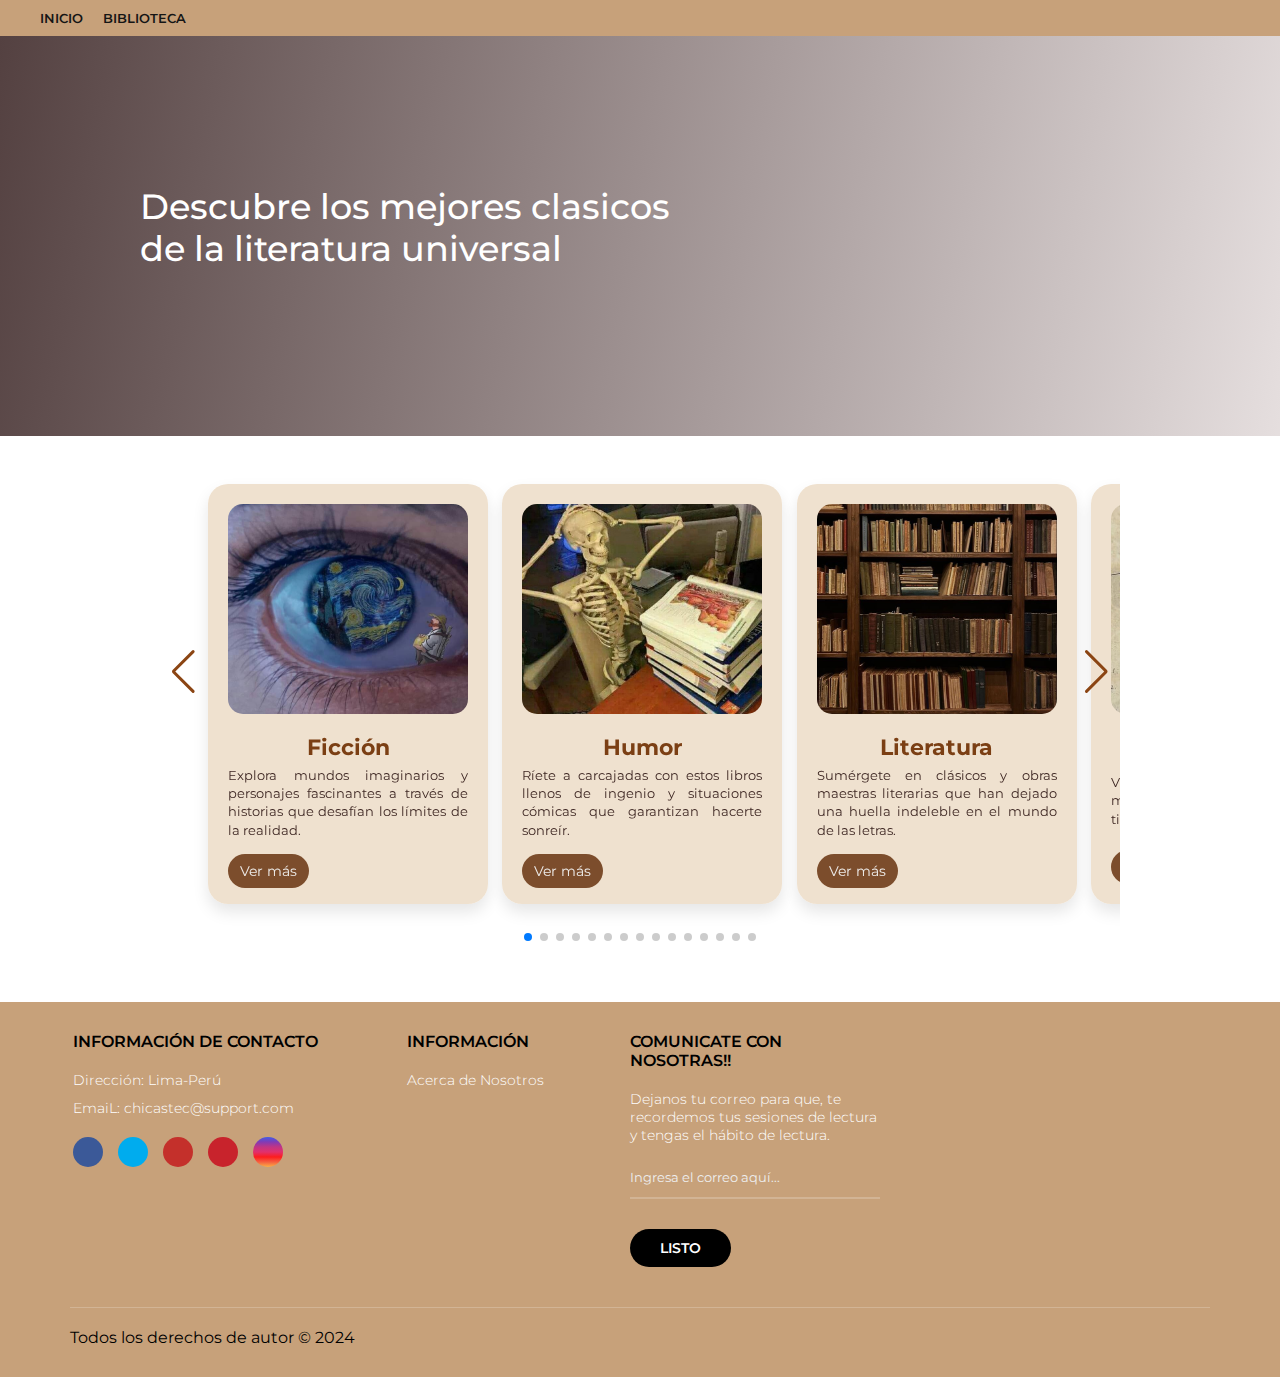
<file: index.html>
<!DOCTYPE html>
<html lang="en">
	<head>
		<meta charset="UTF-8" />
		<meta http-equiv="X-UA-Compatible" content="IE=edge" />
		<meta
			name="viewport"
			content="width=device-width, initial-scale=1.0"
		/>
		<title>Clasicos Eternos</title>
        <link rel="preconnect" href="https://fonts.googleapis.com">
        <link rel="preconnect" href="https://fonts.gstatic.com" crossorigin>
        <link href="https://fonts.googleapis.com/css2?family=Montserrat:wght@600&display=swap" rel="stylesheet">
		<link rel="stylesheet" href="assets/css/styles.css" />
		<link rel="stylesheet" href="https://cdn.jsdelivr.net/npm/swiper@11/swiper-bundle.min.css" />
		
	</head>
	<body >
		<div class="container-navbar">
			
			<nav class="navbar container">
				<input type="checkbox" id="check" class="checkmenu">
			    <label for="check" class="menu-icon"><svg class="kfc" xmlns="http://www.w3.org/2000/svg" viewBox="0 0 448 512"><!--!Font Awesome Free 6.6.0 by @fontawesome - https://fontawesome.com License - https://fontawesome.com/license/free Copyright 2024 Fonticons, Inc.--><path d="M0 96C0 78.3 14.3 64 32 64l384 0c17.7 0 32 14.3 32 32s-14.3 32-32 32L32 128C14.3 128 0 113.7 0 96zM0 256c0-17.7 14.3-32 32-32l384 0c17.7 0 32 14.3 32 32s-14.3 32-32 32L32 288c-17.7 0-32-14.3-32-32zM448 416c0 17.7-14.3 32-32 32L32 448c-17.7 0-32-14.3-32-32s14.3-32 32-32l384 0c17.7 0 32 14.3 32 32z"/></svg></label>


				<ul class="menu">
					<li class="lin"><a class="active" href="index.html">Inicio</a></li>
					<li class="lin"><a href="page1.html">Biblioteca</a></li>
				</ul>

			</nav>
		</div>
		<section id="seccion"></section>
		<div id="book-container"></div>
        
		<section class="banner">
			<div class="content-banner">
				<h2>Descubre los mejores clasicos<br/>de la literatura universal </h2>
			</div>
		</section>
    

		<!-- Swiper -->
        <div class="swiper mySwiper">
			<div class="swiper-wrapper">
  
			  <!-- Slide 1 -->
			  <div class="swiper-slide">
				<div class="card">
				  <img src="assets/img/fiction.jpeg" alt="Ficción">
				  <div class="card-description">
					<div class="card-title">
					  <h4>Ficción</h4>
					</div>
					<div class="card-text">
					  <p>Explora mundos imaginarios y personajes fascinantes a través de historias que desafían los límites de la realidad.</p>
					</div>
					<div class="card-link">
					  <a href="#">Ver más</a>
					</div>
				  </div>
				</div>
			  </div>
		
			  <!-- Slide 2 -->
			  <div class="swiper-slide">
				<div class="card">
				  <img src="assets/img/humor.jpeg" alt="Humor">
				  <div class="card-description">
					<div class="card-title">
					  <h4>Humor</h4>
					</div>
					<div class="card-text">
					  <p>Ríete a carcajadas con estos libros llenos de ingenio y situaciones cómicas que garantizan hacerte sonreír.</p>
					</div>
					<div class="card-link">
					  <a href="#">Ver más</a>
					</div>
				  </div>
				</div>
			  </div>
		
			  <!-- Slide 3 -->
			  <div class="swiper-slide">
				<div class="card">
				  <img src="assets/img/literatura.jpeg" alt="Literatura">
				  <div class="card-description">
					<div class="card-title">
					  <h4>Literatura</h4>
					</div>
					<div class="card-text">
					  <p>Sumérgete en clásicos y obras maestras literarias que han dejado una huella indeleble en el mundo de las letras.</p>
					</div>
					<div class="card-link">
					  <a href="#">Ver más</a>
					</div>
				  </div>
				</div>
			  </div>
  
			  <!-- Slide 4 -->
			  <div class="swiper-slide">
				  <div class="card">
					<img src="assets/img/ciencia fiction.jpeg" alt="Ciencia ficción ">
					<div class="card-description">
					  <div class="card-title">
						<h4>Ciencia ficción </h4>
					  </div>
					  <div class="card-text">
						<p>Viaja a futuros lejanos o reinos mágicos donde la imaginación no tiene límites.</p>
					  </div>
					  <div class="card-link">
						<a href="#">Ver más</a>
					  </div>
					</div>
				  </div>
				</div>
		
				<!-- Slide 5 -->
			  <div class="swiper-slide">
				  <div class="card">
					<img src="assets/img/poesia.jpeg" alt="Poesía">
					<div class="card-description">
					  <div class="card-title">
						<h4>Poesía </h4>
					  </div>
					  <div class="card-text">
						<p>Disfruta de la belleza del lenguaje en su forma más pura, con versos que despiertan emociones y reflexiones profundas..</p>
					  </div>
					  <div class="card-link">
						<a href="#">Ver más</a>
					  </div>
					</div>
				  </div>
				</div>
  
				<!-- Slide 6 -->
			  <div class="swiper-slide">
				  <div class="card">
					<img src="assets/img/culture.jpeg" alt="Cultura">
					<div class="card-description">
					  <div class="card-title">
						<h4>Cultura </h4>
					  </div>
					  <div class="card-text">
						<p>Descubre libros que exploran las dinámicas sociales, culturales y las civilizaciones que han moldeado nuestro mundo.</p>
					  </div>
					  <div class="card-link">
						<a href="#">Ver más</a>
					  </div>
					</div>
				  </div>
				</div>
  
				<!-- Slide 7 -->
			  <div class="swiper-slide">
				  <div class="card">
					<img src="assets/img/historia.jpeg" alt="historia">
					<div class="card-description">
					  <div class="card-title">
						<h4>Historia</h4>
					  </div>
					  <div class="card-text">
						<p>Conoce la historia de nuestros antepasados, desde sus monarquías hasta los momentos que han marcado su evolución.</p>
					  </div>
					  <div class="card-link">
						<a href="#">Ver más</a>
					  </div>
					</div>
				  </div>
				</div>
  
				<!-- Slide 8 -->
			  <div class="swiper-slide">
				  <div class="card">
					<img src="assets/img/greografía.jpeg" alt="Geografía">
					<div class="card-description">
					  <div class="card-title">
						<h4>Geografía</h4>
					  </div>
					  <div class="card-text">
						<p>Aventúrate por lugares exóticos y paisajes desconocidos a través de relatos de viaje y descubrimientos geográficos.</p>
					  </div>
					  <div class="card-link">
						<a href="#">Ver más</a>
					  </div>
					</div>
				  </div>
				</div>
  
  
				<!-- Slide 9 -->
			  <div class="swiper-slide">
				  <div class="card">
					<img src="assets/img/Estudio de género.jpeg" alt="Estudio de género">
					<div class="card-description">
					  <div class="card-title">
						<h4>Estudio de género</h4>
					  </div>
					  <div class="card-text">
						<p>Reflexiona sobre la identidad, el género y la sexualidad a través de obras que abordan temas cruciales y contemporáneos.</p>
					  </div>
					  <div class="card-link">
						<a href="#">Ver más</a>
					  </div>
					</div>
				  </div>
				</div>
  
				<!-- Slide 10 -->
			  <div class="swiper-slide">
				  <div class="card">
					<img src="assets/img/education.jpeg" alt="Educación">
					<div class="card-description">
					  <div class="card-title">
						<h4>Educación</h4>
					  </div>
					  <div class="card-text">
						<p>Explora libros dedicados a la pedagogía, el aprendizaje y el impacto de la educación en la sociedad.</p>
					  </div>
					  <div class="card-link">
						<a href="#">Ver más</a>
					  </div>
					</div>
				  </div>
				</div>
  
  <!-- Slide 11 -->
  <div class="swiper-slide">
	  <div class="card">
		<img src="assets/img/Biografias.jpeg" alt="Biografías">
		<div class="card-description">
		  <div class="card-title">
			<h4>Biografías</h4>
		  </div>
		  <div class="card-text">
			<p> Conoce la vida de personajes extraordinarios que han dejado su huella en la historia y en la cultura.</p>
		  </div>
		  <div class="card-link">
			<a href="#">Ver más</a>
		  </div>
		</div>
	  </div>
	</div>
  
	<!-- Slide 12 -->
  <div class="swiper-slide">
	  <div class="card">
		<img src="assets/img/musica.jpeg" alt="Música">
		<div class="card-description">
		  <div class="card-title">
			<h4>Música</h4>
		  </div>
		  <div class="card-text">
			<p>Sumérgete en el mundo de la música a través de historias sobre compositores, intérpretes y el impacto cultural de la música.</p>
		  </div>
		  <div class="card-link">
			<a href="#">Ver más</a>
		  </div>
		</div>
	  </div>
	</div>
  
	<!-- Slide 13 -->
  <div class="swiper-slide">
	  <div class="card">
		<img src="assets/img/Lenguaje y comunicación.jpeg" alt="Lenguaje">
		<div class="card-description">
		  <div class="card-title">
			<h4>Lenguaje</h4>
		  </div>
		  <div class="card-text">
			<p>Descubre la ciencia detrás de las palabras y cómo el lenguaje nos conecta, nos transforma y da forma a nuestras sociedades.</p>
		  </div>
		  <div class="card-link">
			<a href="#">Ver más</a>
		  </div>
		</div>
	  </div>
	</div>
  
	 <!-- Slide 14 -->
  <div class="swiper-slide">
	  <div class="card">
		<img src="assets/img/Lectura para niños y jóvenes.jpeg" alt="Para Niños y adolescentes">
		<div class="card-description">
		  <div class="card-title">
			<h4>Niños y adolescentes</h4>
		  </div>
		  <div class="card-text">
			<p>Aventuras y enseñanzas especialmente creadas para los más jóvenes, donde el aprendizaje y la diversión van de la mano.</p>
		  </div>
		  <div class="card-link">
			<a href="#">Ver más</a>
		  </div>
		</div>
	  </div>
	</div>
  
	<!-- Slide 15 -->
  <div class="swiper-slide">
	  <div class="card">
		<img src="assets/img/Terror.jpeg" alt="Terror">
		<div class="card-description">
		  <div class="card-title">
			<h4>Terror</h4>
		  </div>
		  <div class="card-text">
			<p>Sumérgete en lo desconocido y siente el escalofrío de estas historias que te dejarán sin aliento y al borde de tu asiento.</p>
		  </div>
		  <div class="card-link">
			<a href="#">Ver más</a>
		  </div>
		</div>
	  </div>
	</div>
  
  
	  </div>
	  <div class="swiper-button-next"></div>
	  <div class="swiper-button-prev"></div>
	  <div class="swiper-pagination"></div>
	</div>
  
	<!-- Swiper JS -->
	<script src="https://cdn.jsdelivr.net/npm/swiper@11/swiper-bundle.min.js"></script>
	<script src="assets/js/app.js" ></script>



		<!-- holaaaaaaaaaaaaaaaaaaaaaaaaaa -->

		<footer class="footer">
			<div class="container container-footer">
				<div class="menu-footer">
					<div class="contact-info">
						<p class="title-footer">Información de Contacto</p>
						<ul>
							<li>
								Dirección: Lima-Perú
							</li>
							
							<li>EmaiL: chicastec@support.com</li>
						</ul>
						<div class="social-icons">
							<span class="facebook">
								<i class="fa-brands fa-facebook-f"></i>
							</span>
							<span class="twitter">
								<i class="fa-brands fa-twitter"></i>
							</span>
							<span class="youtube">
								<i class="fa-brands fa-youtube"></i>
							</span>
							<span class="pinterest">
								<i class="fa-brands fa-pinterest-p"></i>
							</span>
							<span class="instagram">
								<i class="fa-brands fa-instagram"></i>
							</span>
						</div>
					</div>

					<div class="information">
						<p class="title-footer">Información</p>
						<ul>
							<li><a href="#">Acerca de Nosotros</a></li>
						</ul>
					</div>

				
					<div class="newsletter">
						<p class="title-footer">Comunicate con nosotras!!</p>

						<div class="content">
							<p>
								Dejanos tu correo para que, te recordemos tus sesiones de lectura y
								tengas el hábito de lectura.
							</p>
							<input type="email" placeholder="Ingresa el correo aquí...">
							<button>Listo</button>
						</div>
					</div>
				</div>

				<div class="copyright">
					<p>
						Todos los derechos de autor &copy; 2024
					</p>

				</div>
			</div>
		</footer>
		<script
        src="https://code.jquery.com/jquery-3.7.1.js"
        integrity="sha256-eKhayi8LEQwp4NKxN+CfCh+3qOVUtJn3QNZ0TciWLP4="
        crossorigin="anonymous"></script>
		<script src="assets/js/index.js"></script>
		<script></script>
		
	</body>
</html>
</file>
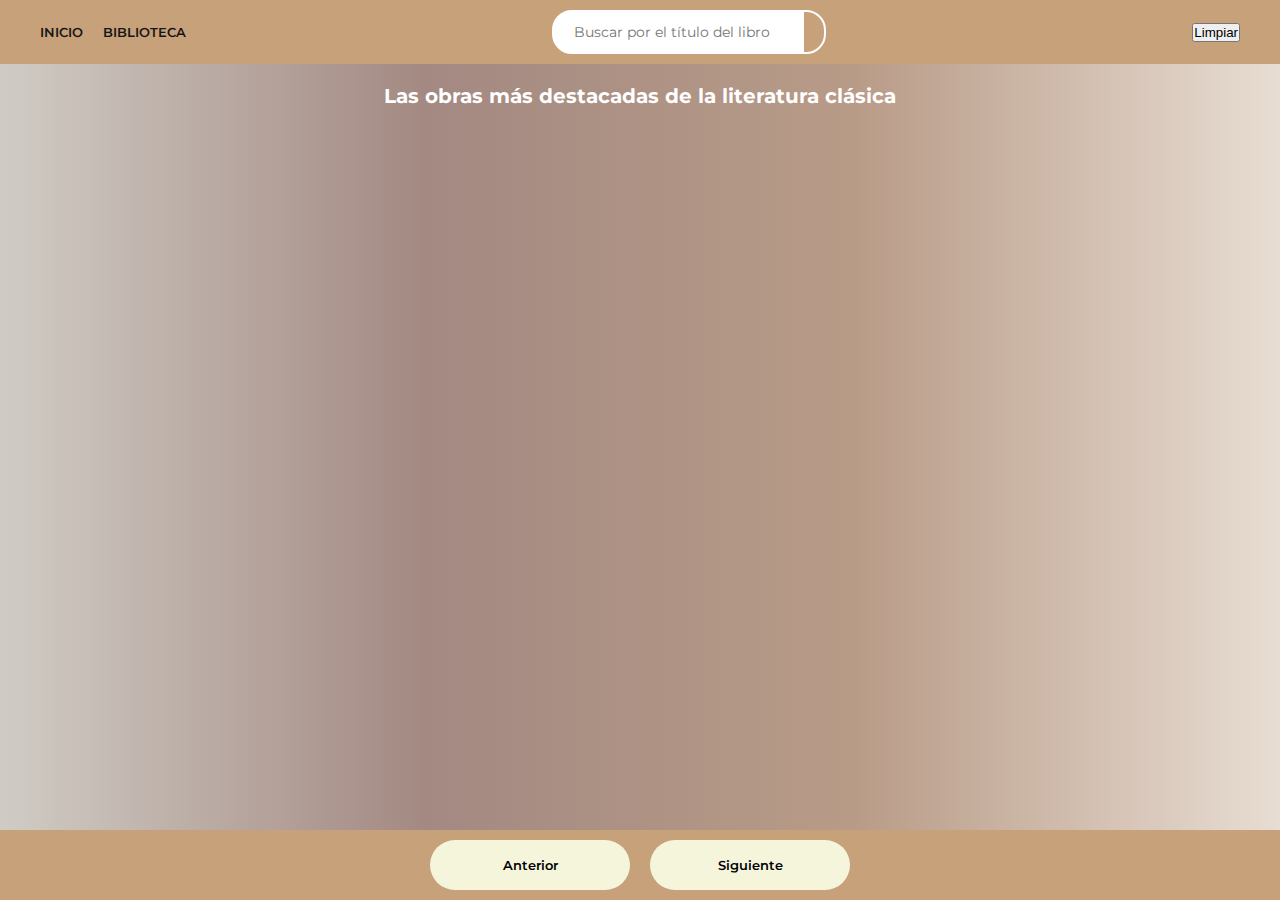
<file: page1.html>
<!DOCTYPE html>
<html lang="en">
<head>
	<meta charset="UTF-8">
	<meta http-equiv="X-UA-Compatible" content="IE=edge">
	<meta name="viewport" content="width=device-width, initial-scale=1.0">
	<link rel="preconnect" href="https://fonts.googleapis.com">
	<link rel="preconnect" href="https://fonts.gstatic.com" crossorigin>
	<link href="https://fonts.googleapis.com/css2?family=Montserrat:wght@600&display=swap" rel="stylesheet">
	<link rel="stylesheet" href="assets/css/page1.css">
	<link rel="stylesheet" href="https://cdnjs.cloudflare.com/ajax/libs/font-awesome/6.0.0-beta3/css/all.min.css">
	<title>Sitio de Libros Populares</title>
</head>
<body>
	<div class="container-navbar">
		<nav class="navbar container">
			<i class="fa-solid fa-bars"></i>
			<ul class="menu">
				<li><a href="index.html">Inicio</a></li>
				<li><a href="page1.html">Biblioteca</a></li>
			</ul>

			
				
				<div class="search-form">
					<input id="search-input" type="search" placeholder="Buscar por el título del libro" />
					<button id="buscar" class="btn-search" type="button">
						<svg  xmlns="http://www.w3.org/2000/svg" viewBox="0 0 512 512"><!--!Font Awesome Free 6.6.0 by @fontawesome - https://fontawesome.com License - https://fontawesome.com/license/free Copyright 2024 Fonticons, Inc.--><path d="M416 208c0 45.9-14.9 88.3-40 122.7L502.6 457.4c12.5 12.5 12.5 32.8 0 45.3s-32.8 12.5-45.3 0L330.7 376c-34.4 25.2-76.8 40-122.7 40C93.1 416 0 322.9 0 208S93.1 0 208 0S416 93.1 416 208zM208 352a144 144 0 1 0 0-288 144 144 0 1 0 0 288z"/></svg>
					</button>
				</div>
				<button id="btnLimpiar">Limpiar</button>
		</nav>
	</div>
	<h1>Las obras más destacadas de la literatura clásica</h1>
	<div class="contenedor" id="contenedor"></div>
	<div id="book-container"></div>
	<div class="paginacion">
		<button id="btnAnterior">Anterior</button>
		<button id="btnSiguiente">Siguiente</button>
	</div>

	<script
        src="https://code.jquery.com/jquery-3.7.1.js"
        integrity="sha256-eKhayi8LEQwp4NKxN+CfCh+3qOVUtJn3QNZ0TciWLP4="
        crossorigin="anonymous"></script>
	<script src="assets/js/page1.js"></script>
	<script src="assets/js/index.js"></script>
</body>
</html>
</file>
<file: assets/css/styles.css>
:root {
	--primary-color: #c7a17a;
	--background-color: #f9f5f0;
	--dark-color: #151515;
    --color_primario: #8B4513; ;
    --color_primario_suave: #c7a07a3e;
    --altura_header: 80px;
    --padding_left_right: 2rem;
    --ancho_maximo: 1200px;
}

html {
	font-size: 62.5%;
	font-family: 'Montserrat', sans-serif;
}

* {
	margin: 0;
	padding: 0;
	box-sizing: border-box;
}


#btnLimpiar {
    border-radius: 10px;
    height: 35px;
    width: 60px;
	color: #777;
	border: 2px solid #fff;
}

#btnLimpiar:hover{
	background-color:brown;
	color: white;
}




.swiper-button-next:after, .swiper-button-prev:after {
    font-family: swiper-icons;
    font-size: var(--swiper-navigation-size);
    color: var(--color_primario);
    text-transform: none !important;
    letter-spacing: 0;
    font-variant: initial;
    line-height: 1;
}


.heading-1 {
    padding: 10px;
    text-align: center;
    font-weight: 500;
    font-size: 3rem;
}

.container-navbar {
	background-color: var(--primary-color);
}


.menu {
	display: flex;
	gap: 2rem;
}

.menu a {
	text-decoration: none;
	font-size: 1.3rem;
	color: var(--dark-color);
	font-weight: 600;
	text-transform: uppercase;
	position: relative;
}

.menu a::after {
	content: '';
	width: 1.5rem;
	height: 1px;
	background-color: #fff;
	position: absolute;
	bottom: -3px;
	left: 50%;
	transform: translate(-50%, 50%);
	opacity: 0;
	transition: all 0.3s ease;
}



.menu-icon, #check{
	display: none;
}

.kfc {
    height: 30px;
}



@media (max-width: 952px){
	.search-form{
		padding-left: 10px;
		
	}

	a{
		font-size: 10px;
	}
}

@media (max-width: 858px){
	.menu-icon{
		display: block;
	}
	.menu{
		position: fixed;
        width: 100%;
        height: 100vh;
        background: #2c3e50;
        top: 80px;
        left: -100%;
        text-align: center;
        transition: all .5s;
	}

	.lin{
		display: block;
		margin: 50px 0;
		line-height: 30px;
	}

	nav ul li{
        display: block;
        margin: 50px 0;
        line-height: 30px;
    }
	

	#check:checked ~ ul{
		left:0;
	}
}

@media (max-width: 600px) {
    a {
        font-size: 8px; /* Ajustar tamaño de fuente para pantallas más pequeñas */
    }
	.menu{
		position: fixed;
        width: 100%;
        height: 100vh;
        background: #2c3e50;
        top: 80px;
        left: -100%;
        text-align: center;
        transition: all .5s;
	}
	#check:checked ~ ul{
		left:0;
	}

    .menu-icon {
        padding: 10px; /* Espaciado adicional */
    }

    .lin {
        margin: 30px 0; /* Espaciado menor */
        line-height: 24px; /* Ajustar la línea */
    }

    nav ul li {
        margin: 30px 0; /* Espaciado menor */
    }
}

@media (max-width: 400px) {
    a {
        font-size: 7px; /* Tamaño de fuente más pequeño */
    }

	.menu{
		position: fixed;
        width: 100%;
        height: 100vh;
        background: #2c3e50;
        top: 80px;
        left: -100%;
        text-align: center;
        transition: all .5s;
	}
	#check:checked ~ ul{
		left:0;
	}
    .menu {
        top: 60px; /* Ajustar posición */
    }

    .lin {
        margin: 20px 0; /* Espaciado aún menor */
        line-height: 20px; /* Ajustar la línea */
    }

    nav ul li {
        margin: 20px 0; /* Espaciado aún menor */
    }
}

.list_icon {
    cursor: pointer;
}
.ul_links {
    width: 100%;
    background-color: var(--color_primario_suave);
    position: absolute;
    top: var(--altura_header);
    left: 0;
    height: 0;
    overflow: hidden;
    /* height: calc(100vh - var(--altura_header)); */
    display: flex;
    flex-direction: column;
    justify-content: center;
    align-items: center;
    gap: 3rem;

    transition: all .3s;
}

.link {
    font-size: 3em;
    color: var(--color_blanco);
    font-weight: bold;
}


/* Swiper container */
.swiper {
    width: 75%; /* Ajuste general del ancho */
    padding: 50px; /* Espacio alrededor */
    margin: 10; /* Centra el carrusel */
	margin-bottom: 50px;
    overflow: hidden; /* Asegura que no haya desbordamiento */
}

.swiper-slide {
    margin: 5%;
}

/* Card styling */
.card {
    width: 280px; /* Ancho fijo para todas las cards */
    height: 420px; /* Altura fija para todas las cards */
    background-color: #ecdbc6d8; /* Fondo gris muy claro para la tarjeta */
    border-radius: 20px;
    box-shadow: 0 8px 16px rgba(0, 0, 0, 0.1); /* Sombra más sutil */
    transition: transform 0.3s ease-in-out;
    display: flex;
    flex-direction: column;
    align-items: center;
    justify-content: space-between;
    padding: 20px; /* Espacio interno de la tarjeta */
}

.card img {
    width: 100%; /* Imagen ocupa el 100% del ancho de la card */
    height: 210px; /* Ajuste de altura para evitar que ocupe mucho espacio */
    object-fit: cover; /* Hace que la imagen se recorte para llenar el espacio */
    border-radius: 15px; /* Bordes suaves en la imagen */
    margin-bottom: 15px; /* Espacio debajo de la imagen */
}

.card-description {
    color: #4e342e; /* Texto marrón oscuro */
    flex-grow: 1;
    display: flex;
    flex-direction: column;
    justify-content: space-between;
}

.card-title {
    font-size: 22px;
    margin: 5px 0; /* Espacio entre el título y el texto */
    text-align: center; /* Centra el título */
    color: #7b3f14; /* Marrón medio para el título */
}

.card-text p {
    font-size: 13px; /* Tamaño de fuente más pequeño para evitar desbordamiento */
    line-height: 1.4;
    color: #3e2723; /* Texto más oscuro */
    text-align: justify; /* Justifica el texto de la descripción */
    margin: 0;
}

.card-link a {
    display: inline-block;
    padding: 8px 12px; /* Botón más pequeño y elegante */
    background-color: #7c4d2c; /* Botón marrón medio */
    color: rgb(238, 236, 234);
    border-radius: 20px;
    text-decoration: none;
    font-size: 14px; /* Tamaño adecuado del texto en el botón */
    text-align: center;
    transition: background-color 0.3s ease;
    margin-top: 15px; /* Espacio entre el texto y el botón */
    cursor: pointer;
}

.card-link a:hover {
    background-color: #6d4c41; /* Efecto hover en el botón */
}


/* Hover effect on cards */
.card:hover {
    transform: scale(1.03); /* Aumento sutil al pasar el mouse */
    box-shadow: 0 12px 24px rgba(0, 0, 0, 0.15); /* Sombra más pronunciada al hacer hover */
}

.swiper-button-next, .swiper-button-prev {
    z-index: 10; 
    width: 50px;
    height: 50px;
    top: 50%; 
    transform: translateY(-50%);
}

.swiper-button-prev {
    left: 10px; 
	color: hsl(29, 66%, 17%); 
}

.swiper-button-next {
    right: 10px; 
	color: hsl(29, 66%, 17%); 
}

.swiper-pagination-bullet {
    background: #8d6e63; 
}









/* ********************************** */
/*             UTILIDADES             */
/* ********************************** */
.container {
	max-width: 120rem;
	margin: 0 auto;
}

.heading-1 {
    padding: 20px 0 15px;
    text-align: center;
    font-weight: 500;
    font-size: 3rem;
}

.container-navbar {
	background-color: var(--primary-color);
}

.navbar {
	display: flex;
	justify-content: space-between;
	align-items: center;
	padding: 1rem 0;
}

.ul_links {
    width: 100%;
    background-color: var(--color_primario_suave);
    position: absolute;
    top: var(--altura_header);
    left: 0;
    height: 0;
    overflow: hidden;
    /* height: calc(100vh - var(--altura_header)); */
    display: flex;
    flex-direction: column;
    justify-content: center;
    align-items: center;
    gap: 3rem;

    transition: all .3s;
}


.menu li {
	list-style: none;
}

.menu a {
	text-decoration: none;
	font-size: 1.3rem;
	color: var(--dark-color);
	font-weight: 600;
	text-transform: uppercase;
	position: relative;
}

.menu a::after {
	content: '';
	width: 1.5rem;
	height: 1px;
	background-color: #fff;
	position: absolute;
	bottom: -3px;
	left: 50%;
	transform: translate(-50%, 50%);
	opacity: 0;
	transition: all 0.3s ease;
}

.checkbtn{
    font-size: 40px;
    color: white;
    float: right;
    line-height: 80px;
    margin-right: 40px;
    display: none;
}



.menu a:hover::after {
	opacity: 1;
}

.menu a:hover {
	color: #fff;
}

.search-form {
	width: 290px;
    position: relative;
    display: flex;
    align-items: center;
    border: 2px solid #fff;
    border-radius: 20px;
    background-color: #fff;
    height: 50px;
    overflow: hidden;
}

.search-form input {
	outline: none;
	font-family: inherit;
	border: none;
	width: 25rem;
	font-size: 1.4rem;
	color: #777;
	cursor: pointer;
	margin: 15px;
}


.search-form input::-webkit-search-cancel-button {
	appearance: none;
}

.search-form .btn-search {
	border: none;
	background-color: var(--primary-color);
	display: flex;
	align-items: center;
	justify-content: center;
	height: 100%;
	padding: 10px;
	width: 5rem;
}

.btn-search svg {
	font-size: 2rem;
}
.btn-search:hover{
	color: white;
	background-color: chocolate;
}

.lupa::after{
	color: white;
}


.banner {
	background-image: linear-gradient(100deg, #544141, #734e4e2f);
	height: 400px;
	background-size: cover;
}

.content-banner {
	max-width: 1000px;
	margin: 0 auto;
	padding: 150px 0;
}

.content-banner h2 {
	color: #fff;
	font-size: 3.5rem;
	font-weight: 500;
	line-height: 1.2;
}



/* ********************************** */
/*               FOOTER               */
/* ********************************** */

.footer {
	background-color: var(--primary-color);
}

.container-footer {
	display: flex;
	flex-direction: column;
	gap: 4rem;
	padding: 3rem;
}

.menu-footer {
	display: grid;
	grid-template-columns: repeat(3, 1fr) 30rem;
	gap: 3rem;
	justify-items: center;
}

.title-footer {
	font-weight: 600;
	font-size: 1.6rem;
	text-transform: uppercase;
}

.contact-info,
.information,
.my-account,
.newsletter {
	display: flex;
	flex-direction: column;
	gap: 2rem;
}

.contact-info ul,
.information ul,
.my-account ul {
	display: flex;
	flex-direction: column;
	gap: 1rem;
}

.contact-info ul li,
.information ul li,
.my-account ul li {
	list-style: none;
	color: #fff;
	font-size: 1.4rem;
	font-weight: 300;
}

.information ul li a,
.my-account ul li a {
	text-decoration: none;
	color: #fff;
	font-weight: 300;
}

.information ul li a:hover,
.my-account ul li a:hover {
	color: var(--dark-color);
}

.social-icons {
	display: flex;
	gap: 1.5rem;
}

.social-icons span {
	border-radius: 50%;
	width: 3rem;
	height: 3rem;

	display: flex;
	align-items: center;
	justify-content: center;
}

.social-icons span i {
	color: #fff;
	font-size: 1.2rem;
}

.facebook {
	background-color: #3b5998;
}

.twitter {
	background-color: #00acee;
}

.youtube {
	background-color: #c4302b;
}

.pinterest {
	background-color: #c8232c;
}

.instagram {
	background: linear-gradient(
		#405de6,
		#833ab4,
		#c13584,
		#e1306c,
		#fd1d1d,
		#f56040,
		#fcaf45
	);
}

.content p {
	font-size: 1.4rem;
	color: #fff;
	font-weight: 300;
}

.content input {
	outline: none;
	background: none;
	border: none;
	border-bottom: 2px solid #d2b495;
	cursor: pointer;
	padding: 0.5rem 0 1.2rem;
	color: var(--dark-color);
	display: block;
	margin-bottom: 3rem;
	margin-top: 2rem;
	width: 100%;
	font-family: inherit;
}

.content input::-webkit-input-placeholder {
	color: #eee;
}

.content button {
	border: none;
	background-color: #000;
	color: #fff;
	text-transform: uppercase;
	padding: 1rem 3rem;
	border-radius: 2rem;
	font-size: 1.4rem;
	font-family: inherit;
	cursor: pointer;
	font-weight: 600;
}

.content button:hover {
	background-color: var(--background-color);
	color: var(--primary-color);
}

.copyright {
	display: flex;
	justify-content: space-between;
	padding-top: 2rem;

	border-top: 1px solid #d2b495;
}

.copyright p {
	font-weight: 400;
	font-size: 1.6rem;
}

/* ********************************** */
/*       MEDIA QUERIES -- 768px       */
/* ********************************** */
@media (max-width: 768px) {
	html {
		font-size: 55%;
	}

	.hero {
		padding: 2rem;
	}

	.customer-support {
		display: none;
	}

	.content-shopping-cart {
		display: none;
	}

	.navbar {
		padding: 1rem 2rem;
	}

	.navbar .fa-bars {
		display: block;
		color: #fff;
		font-size: 3rem;
	}

	.menu {
		display: none;
	}

	.content-banner {
		max-width: 50rem;
		margin: 0 auto;
		padding: 25rem 0;
	}

	.container-features {
		grid-template-columns: repeat(2, 1fr);
		padding: 3rem 2rem;
	}

	.card-feature {
		padding: 2rem;
	}

	.heading-1 {
		font-size: 2.4rem;
	}

	.card-category {
		height: 12rem;
	}

	.card-category p {
		font-size: 2rem;
		text-align: center;
		line-height: 1;
	}

	.card-category span {
		font-size: 1.4rem;
	}

	.container-options {
		align-items: center;
	}

	.container-options span {
		text-align: center;
		padding: 1rem 2rem;
	}

	.container-products {
		grid-template-columns: repeat(auto-fit, minmax(28rem, 1fr));
	}

	.gallery {
		grid-template-rows: repeat(2, 15rem);
	}

	.container-blogs {
		overflow: hidden;
		grid-template-columns: 1fr 1fr;

		height: 52rem;
	}

	.menu-footer {
		grid-template-columns: repeat(2, 1fr);
	}

	.copyright {
		flex-direction: column;
		justify-content: center;
		align-items: center;
		gap: 1.5rem;
	}
}

/* ********************************** */
/*       MEDIA QUERIES -- 468px       */
/* ********************************** */
@media (max-width: 768px) {
	html {
		font-size: 55%;
	}

	.navbar {
		padding: 1rem;
	}

	.navbar .fa-bars {
		display: block;
		color: #fff;
		font-size: 3rem;
		cursor: pointer;
	}

	.menu {
		display: none;
		flex-direction: column;
		background-color: var(--primary-color);
		width: 100%;
	}

	.menu.active {
		display: flex;
	}

	.menu li {
		text-align: center;
		margin: 0;
	}

	.menu a {
		padding: 1rem;
	}

	.search-form input {
		width: calc(100% - 5rem);
	}

	.search-form .btn-search {
		width: 5rem;
	}
}

/* Tablet view */
@media (max-width: 468px) {
	html {
		font-size: 42.5%;
	}

	.heading-1 {
		font-size: 2.8rem;
	}

	.contenedor-libro {
		flex-direction: column;
	}

	.libro-cover {
		width: 100%;
		max-width: 300px;
	}

	.libro-info h1 {
		font-size: 24px;
	}

	.libro-info p {
		font-size: 16px;
	}

	.card-category {
		height: auto;
	}

	.card-category p {
		font-size: 1.8rem;
	}

	.card-category span {
		font-size: 1.2rem;
	}

	.menu-footer {
		grid-template-columns: 1fr;
	}

	.copyright {
		flex-direction: column;
		justify-content: center;
		align-items: center;
	}
}
</file>
<file: assets/css/page1.css>
* {
	margin: 0;
	padding: 0;
	box-sizing: border-box;
}



body {
	font-family: 'Montserrat', sans-serif;
	background: linear-gradient(to left, #e8ddd3, #b89b87, #a38982, #d0ccc5);
	color: #1d1d1d;
}

:root {
	--primary-color: #c7a17a;
	--background-color: #f9f5f0;
	--dark-color: #151515;
}

html {
	font-size: 62.5%;
}

* {
	margin: 0;
	padding: 0;
	box-sizing: border-box;
}

h1 {
	color: white;
}

/* ********************************** */
/*             UTILIDADES             */
/* ********************************** */
.container {
	max-width: 120rem;
	margin: 0 auto;
}

.heading-1 {
    padding: 10px;
    text-align: center;
    font-weight: 500;
    font-size: 3rem;
}

.container-navbar {
	background-color: var(--primary-color);
}

.navbar {
	display: flex;
	justify-content: space-between;
	align-items: center;
	padding: 1rem 0;
}

.navbar .fa-bars {
	display: none;
}

.menu {
	display: flex;
	gap: 2rem;
}

.menu li {
	list-style: none;
}

.menu a {
	text-decoration: none;
	font-size: 1.3rem;
	color: var(--dark-color);
	font-weight: 600;
	text-transform: uppercase;
	position: relative;
}

.menu a::after {
	content: '';
	width: 1.5rem;
	height: 1px;
	background-color: #fff;
	position: absolute;
	bottom: -3px;
	left: 50%;
	transform: translate(-50%, 50%);
	opacity: 0;
	transition: all 0.3s ease;
}

.menu a:hover::after {
	opacity: 1;
}

.menu a:hover {
	color: #fff;
}

.search-form {
	position: relative;
	display: flex;
	align-items: center;
	border: 2px solid #fff;
	border-radius: 2rem;
	background-color: #fff;
	height: 4.4rem;
	overflow: hidden;
}

.search-form input {
	outline: none;
	font-family: inherit;
	border: none;
	width: 25rem;
	font-size: 1.4rem;
	padding: 0 2rem;
	color: #777;
	cursor: pointer;
}

.search-form input::-webkit-search-cancel-button {
	appearance: none;
}

.search-form .btn-search {
	border: none;
	background-color: var(--primary-color);
	display: flex;
	align-items: center;
	justify-content: center;
	height: 100%;
	padding: 1rem;
}

.btn-search i {
	font-size: 2rem;
	color: #fff;
}


h1 {
	text-align: center;
	margin: 20px 0;
}

.contenedor {
	width: 90%;
	max-width: 1000px;
	margin: 40px auto 100px auto;
	display: grid;
	grid-template-columns: repeat(auto-fit, minmax(200px, 1fr));
	gap: 20px;
}

.contenedor .libro {
	text-align: center;
	border: 1px solid #ccc;
	border-radius: 10px;
	background-color: #fff;
	padding: 15px;
	transition: transform 0.2s ease;
}

.contenedor .libro:hover {
	transform: scale(1.05);
	box-shadow: 0 4px 8px rgba(0, 0, 0, 0.2);
}

.contenedor .libro .titulo {
	font-size: 18px;
	font-weight: 600;
	color: #333;
}

.contenedor .libro .cover {
	width: 100%;
	margin-bottom: 10px;
	border-radius: 10px;
}

.paginacion {
	position: fixed;
	bottom: 0;
	background: #c7a17a ;
	width: 100%;
	display: flex;
	justify-content: center;
	gap: 20px;
	padding: 10px;
}

.paginacion button {
	cursor: pointer;
	border: none;
	display: flex;
	align-items: center;
	justify-content: center;
	text-align: center;
	height: 50px;
	width: 200px;
	background: beige;
	border-radius: 100px;
	font-family: 'Montserrat', sans-serif;
	font-weight: 600;
	transition: .3s ease all;
}

.paginacion button:hover {
	background:#a38363;
	color: white;
}


/* ********************************** */
/*       MEDIA QUERIES -- 768px       */
/* ********************************** */
@media (max-width: 768px) {
	html {
		font-size: 55%;
	}

	.hero {
		padding: 2rem;
	}

	.customer-support {
		display: none;
	}

	.content-shopping-cart {
		display: none;
	}

	.navbar {
		padding: 1rem 2rem;
	}

	.navbar .fa-bars {
		display: block;
		color: #fff;
		font-size: 3rem;
	}

	.menu {
		display: none;
	}

	.content-banner {
		max-width: 50rem;
		margin: 0 auto;
		padding: 25rem 0;
	}

	.container-features {
		grid-template-columns: repeat(2, 1fr);
		padding: 3rem 2rem;
	}

	.card-feature {
		padding: 2rem;
	}

	.heading-1 {
		font-size: 2.4rem;
	}

	.card-category {
		height: 12rem;
	}

	.card-category p {
		font-size: 2rem;
		text-align: center;
		line-height: 1;
	}

	.card-category span {
		font-size: 1.4rem;
	}

	.container-options {
		align-items: center;
	}

	.container-options span {
		text-align: center;
		padding: 1rem 2rem;
	}

	.container-products {
		grid-template-columns: repeat(auto-fit, minmax(28rem, 1fr));
	}

	.gallery {
		grid-template-rows: repeat(2, 15rem);
	}

	.container-blogs {
		overflow: hidden;
		grid-template-columns: 1fr 1fr;

		height: 52rem;
	}

	.menu-footer {
		grid-template-columns: repeat(2, 1fr);
	}

	.copyright {
		flex-direction: column;
		justify-content: center;
		align-items: center;
		gap: 1.5rem;
	}
}

/* ********************************** */
/*       MEDIA QUERIES -- 468px       */
/* ********************************** */
@media (max-width: 768px) {
	html {
		font-size: 55%;
	}

	.navbar {
		padding: 1rem;
	}

	.navbar .fa-bars {
		display: block;
		color: #fff;
		font-size: 3rem;
		cursor: pointer;
	}

	.menu {
		display: none;
		flex-direction: column;
		background-color: var(--primary-color);
		width: 100%;
	}

	.menu.active {
		display: flex;
	}

	.menu li {
		text-align: center;
		margin: 0;
	}

	.menu a {
		padding: 1rem;
	}

	.search-form input {
		width: calc(100% - 5rem);
	}

	.search-form .btn-search {
		width: 5rem;
	}
}

/* Tablet view */
@media (max-width: 468px) {
	html {
		font-size: 42.5%;
	}

	.heading-1 {
		font-size: 2.8rem;
	}

	.contenedor-libro {
		flex-direction: column;
	}

	.libro-cover {
		width: 100%;
		max-width: 300px;
	}

	.libro-info h1 {
		font-size: 24px;
	}

	.libro-info p {
		font-size: 16px;
	}

	.card-category {
		height: auto;
	}

	.card-category p {
		font-size: 1.8rem;
	}

	.card-category span {
		font-size: 1.2rem;
	}

	.menu-footer {
		grid-template-columns: 1fr;
	}

	.copyright {
		flex-direction: column;
		justify-content: center;
		align-items: center;
	}
}
</file>
